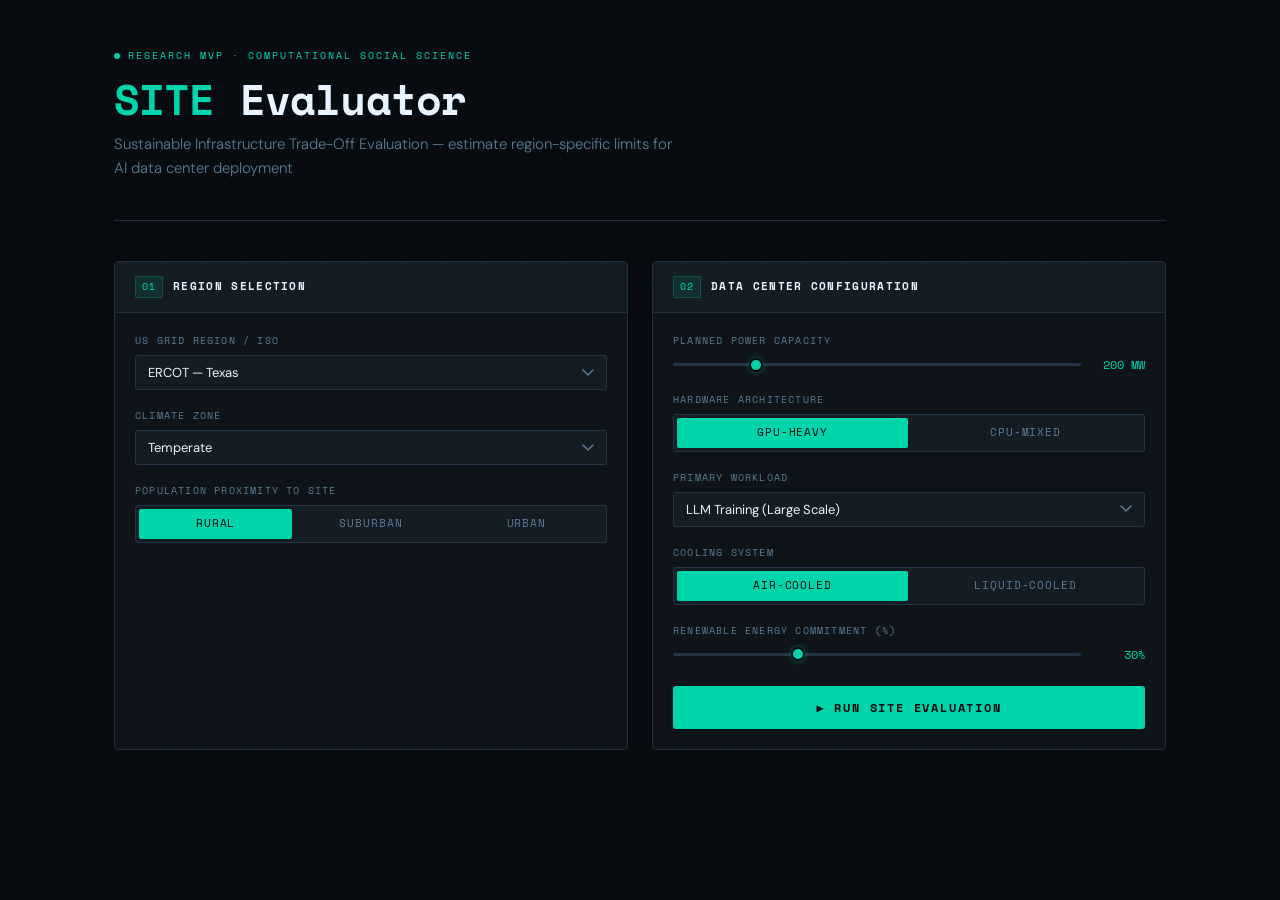
<file: SITE_demo.html>
<!DOCTYPE html>
<html lang="en">
<head>
<meta charset="UTF-8">
<meta name="viewport" content="width=device-width, initial-scale=1.0">
<title>SITE — Sustainable Infrastructure Trade-Off Evaluation</title>
<link href="https://fonts.googleapis.com/css2?family=Space+Mono:wght@400;700&family=DM+Sans:wght@300;400;500;600&display=swap" rel="stylesheet">
<style>
  :root {
    --bg: #080c10;
    --surface: #0e1419;
    --surface2: #141c24;
    --border: #1e2d3d;
    --border2: #243447;
    --text: #c8d8e8;
    --text-dim: #5a7a94;
    --text-bright: #e8f4ff;
    --accent: #00d4aa;
    --accent2: #0096ff;
    --warn: #ffb347;
    --danger: #ff4d6d;
    --mono: 'Space Mono', monospace;
    --sans: 'DM Sans', sans-serif;
  }

  * { box-sizing: border-box; margin: 0; padding: 0; }

  body {
    background: var(--bg);
    color: var(--text);
    font-family: var(--sans);
    min-height: 100vh;
    font-size: 14px;
    line-height: 1.6;
  }

  /* Subtle grid texture */
  body::before {
    content: '';
    position: fixed;
    inset: 0;
    background-image:
      linear-gradient(rgba(0,212,170,0.03) 1px, transparent 1px),
      linear-gradient(90deg, rgba(0,212,170,0.03) 1px, transparent 1px);
    background-size: 40px 40px;
    pointer-events: none;
    z-index: 0;
  }

  .container {
    position: relative;
    z-index: 1;
    max-width: 1100px;
    margin: 0 auto;
    padding: 0 24px 80px;
  }

  /* HEADER */
  header {
    padding: 48px 0 40px;
    border-bottom: 1px solid var(--border);
    margin-bottom: 40px;
  }

  .header-tag {
    font-family: var(--mono);
    font-size: 10px;
    letter-spacing: 0.2em;
    color: var(--accent);
    text-transform: uppercase;
    margin-bottom: 12px;
    display: flex;
    align-items: center;
    gap: 8px;
  }
  .header-tag::before {
    content: '';
    display: inline-block;
    width: 6px; height: 6px;
    background: var(--accent);
    border-radius: 50%;
    animation: pulse 2s ease-in-out infinite;
  }
  @keyframes pulse {
    0%,100% { opacity: 1; transform: scale(1); }
    50% { opacity: 0.4; transform: scale(0.8); }
  }

  h1 {
    font-family: var(--mono);
    font-size: clamp(26px, 4vw, 42px);
    font-weight: 700;
    color: var(--text-bright);
    letter-spacing: -0.02em;
    line-height: 1.1;
    margin-bottom: 10px;
  }
  h1 span { color: var(--accent); }

  .subtitle {
    color: var(--text-dim);
    font-size: 15px;
    font-weight: 300;
    max-width: 560px;
  }

  /* LAYOUT */
  .layout {
    display: grid;
    grid-template-columns: 1fr 1fr;
    gap: 24px;
  }

  @media (max-width: 780px) {
    .layout { grid-template-columns: 1fr; }
  }

  /* PANELS */
  .panel {
    background: var(--surface);
    border: 1px solid var(--border);
    border-radius: 4px;
    overflow: hidden;
  }

  .panel-header {
    padding: 14px 20px;
    background: var(--surface2);
    border-bottom: 1px solid var(--border);
    display: flex;
    align-items: center;
    gap: 10px;
  }

  .panel-num {
    font-family: var(--mono);
    font-size: 10px;
    color: var(--accent);
    background: rgba(0,212,170,0.1);
    border: 1px solid rgba(0,212,170,0.2);
    border-radius: 2px;
    padding: 2px 6px;
    letter-spacing: 0.1em;
  }

  .panel-title {
    font-family: var(--mono);
    font-size: 11px;
    font-weight: 700;
    letter-spacing: 0.12em;
    color: var(--text-bright);
    text-transform: uppercase;
  }

  .panel-body {
    padding: 20px;
  }

  /* FORM ELEMENTS */
  .field {
    margin-bottom: 18px;
  }

  label {
    display: block;
    font-family: var(--mono);
    font-size: 10px;
    letter-spacing: 0.12em;
    text-transform: uppercase;
    color: var(--text-dim);
    margin-bottom: 6px;
  }

  select, input[type="range"] {
    width: 100%;
  }

  select {
    background: var(--surface2);
    border: 1px solid var(--border2);
    color: var(--text-bright);
    font-family: var(--sans);
    font-size: 13px;
    padding: 8px 12px;
    border-radius: 3px;
    appearance: none;
    cursor: pointer;
    transition: border-color 0.15s;
    background-image: url("data:image/svg+xml,%3Csvg xmlns='http://www.w3.org/2000/svg' width='12' height='8' viewBox='0 0 12 8'%3E%3Cpath d='M1 1l5 5 5-5' stroke='%235a7a94' stroke-width='1.5' fill='none' stroke-linecap='round'/%3E%3C/svg%3E");
    background-repeat: no-repeat;
    background-position: right 12px center;
    padding-right: 32px;
  }
  select:hover { border-color: var(--accent); }
  select:focus { outline: none; border-color: var(--accent); box-shadow: 0 0 0 2px rgba(0,212,170,0.1); }
  select option { background: #141c24; }

  .range-wrap {
    display: flex;
    align-items: center;
    gap: 12px;
  }

  input[type="range"] {
    -webkit-appearance: none;
    height: 3px;
    background: var(--border2);
    border-radius: 2px;
    flex: 1;
  }
  input[type="range"]::-webkit-slider-thumb {
    -webkit-appearance: none;
    width: 14px; height: 14px;
    border-radius: 50%;
    background: var(--accent);
    cursor: pointer;
    border: 2px solid var(--bg);
    box-shadow: 0 0 6px rgba(0,212,170,0.4);
  }

  .range-val {
    font-family: var(--mono);
    font-size: 12px;
    color: var(--accent);
    min-width: 52px;
    text-align: right;
  }

  /* RADIO TOGGLE */
  .toggle-group {
    display: flex;
    gap: 2px;
    background: var(--surface2);
    border: 1px solid var(--border2);
    border-radius: 3px;
    padding: 3px;
  }
  .toggle-group input { display: none; }
  .toggle-group label {
    flex: 1;
    text-align: center;
    padding: 6px 10px;
    border-radius: 2px;
    cursor: pointer;
    font-size: 11px;
    font-family: var(--mono);
    letter-spacing: 0.08em;
    color: var(--text-dim);
    transition: all 0.15s;
    margin: 0;
    text-transform: uppercase;
  }
  .toggle-group input:checked + label {
    background: var(--accent);
    color: var(--bg);
  }

  /* RUN BUTTON */
  .run-btn {
    width: 100%;
    margin-top: 4px;
    padding: 13px;
    background: var(--accent);
    color: var(--bg);
    border: none;
    border-radius: 3px;
    font-family: var(--mono);
    font-size: 12px;
    font-weight: 700;
    letter-spacing: 0.15em;
    text-transform: uppercase;
    cursor: pointer;
    transition: all 0.2s;
    position: relative;
    overflow: hidden;
  }
  .run-btn:hover {
    background: #00ffe6;
    box-shadow: 0 0 24px rgba(0,212,170,0.3);
  }
  .run-btn:active { transform: scale(0.99); }

  /* OUTPUT PANEL */
  .output-panel {
    grid-column: 1 / -1;
    display: none;
  }
  .output-panel.visible { display: block; }

  /* FEASIBILITY ROW */
  .feasibility-row {
    display: grid;
    grid-template-columns: repeat(3, 1fr);
    gap: 12px;
    margin-bottom: 24px;
  }
  @media (max-width: 600px) {
    .feasibility-row { grid-template-columns: 1fr; }
  }

  .constraint-card {
    background: var(--surface2);
    border: 1px solid var(--border2);
    border-radius: 3px;
    padding: 14px 16px;
    display: flex;
    flex-direction: column;
    gap: 6px;
    position: relative;
    overflow: hidden;
  }
  .constraint-card::before {
    content: '';
    position: absolute;
    left: 0; top: 0; bottom: 0;
    width: 3px;
  }
  .constraint-card.pass::before { background: var(--accent); }
  .constraint-card.warn::before { background: var(--warn); }
  .constraint-card.fail::before { background: var(--danger); }

  .constraint-name {
    font-family: var(--mono);
    font-size: 9px;
    letter-spacing: 0.15em;
    text-transform: uppercase;
    color: var(--text-dim);
  }
  .constraint-status {
    font-family: var(--mono);
    font-size: 13px;
    font-weight: 700;
  }
  .pass .constraint-status { color: var(--accent); }
  .warn .constraint-status { color: var(--warn); }
  .fail .constraint-status { color: var(--danger); }

  .constraint-detail {
    font-size: 11px;
    color: var(--text-dim);
    line-height: 1.4;
  }

  /* INFEASIBLE BANNER */
  .infeasible-banner {
    background: rgba(255,77,109,0.08);
    border: 1px solid rgba(255,77,109,0.3);
    border-radius: 3px;
    padding: 14px 18px;
    font-family: var(--mono);
    font-size: 12px;
    color: var(--danger);
    letter-spacing: 0.05em;
    margin-bottom: 24px;
    display: none;
  }
  .infeasible-banner.visible { display: block; }

  /* OBJECTIVES */
  .objectives-grid {
    display: grid;
    grid-template-columns: repeat(2, 1fr);
    gap: 12px;
    margin-bottom: 24px;
  }
  @media (max-width: 600px) {
    .objectives-grid { grid-template-columns: 1fr; }
  }

  .objective-card {
    background: var(--surface2);
    border: 1px solid var(--border2);
    border-radius: 3px;
    padding: 16px;
  }

  .obj-header {
    display: flex;
    justify-content: space-between;
    align-items: flex-start;
    margin-bottom: 10px;
  }

  .obj-name {
    font-family: var(--mono);
    font-size: 9px;
    letter-spacing: 0.15em;
    text-transform: uppercase;
    color: var(--text-dim);
  }

  .obj-score {
    font-family: var(--mono);
    font-size: 13px;
    font-weight: 700;
  }

  .obj-bar-bg {
    height: 4px;
    background: var(--border);
    border-radius: 2px;
    margin-bottom: 8px;
    overflow: hidden;
  }
  .obj-bar {
    height: 100%;
    border-radius: 2px;
    transition: width 0.8s cubic-bezier(0.4,0,0.2,1);
  }

  .obj-detail {
    font-size: 11px;
    color: var(--text-dim);
    line-height: 1.4;
  }

  /* PARETO / RISK SCORE */
  .risk-row {
    display: grid;
    grid-template-columns: 1fr 280px;
    gap: 16px;
  }
  @media (max-width: 700px) {
    .risk-row { grid-template-columns: 1fr; }
  }

  .risk-card {
    background: var(--surface2);
    border: 1px solid var(--border2);
    border-radius: 3px;
    padding: 18px;
  }

  .risk-score-display {
    display: flex;
    align-items: center;
    gap: 18px;
    margin-bottom: 14px;
  }

  .risk-number {
    font-family: var(--mono);
    font-size: 52px;
    font-weight: 700;
    line-height: 1;
  }

  .risk-label-stack { display: flex; flex-direction: column; gap: 4px; }
  .risk-label {
    font-family: var(--mono);
    font-size: 10px;
    letter-spacing: 0.15em;
    text-transform: uppercase;
    color: var(--text-dim);
  }
  .risk-verdict {
    font-family: var(--mono);
    font-size: 14px;
    font-weight: 700;
  }

  .risk-summary {
    font-size: 12px;
    color: var(--text-dim);
    line-height: 1.6;
  }

  .radar-wrap {
    display: flex;
    align-items: center;
    justify-content: center;
    padding: 10px;
  }

  /* PARETO NOTE */
  .pareto-note {
    margin-top: 16px;
    padding: 12px 16px;
    background: rgba(0,150,255,0.06);
    border: 1px solid rgba(0,150,255,0.2);
    border-radius: 3px;
    font-size: 11px;
    color: var(--text-dim);
    line-height: 1.6;
  }
  .pareto-note strong {
    color: var(--accent2);
    font-family: var(--mono);
    font-size: 10px;
    letter-spacing: 0.1em;
    text-transform: uppercase;
  }

  /* CAPACITY ENVELOPE */
  .envelope-bar-wrap {
    margin-top: 10px;
  }
  .envelope-label-row {
    display: flex;
    justify-content: space-between;
    font-family: var(--mono);
    font-size: 10px;
    color: var(--text-dim);
    margin-bottom: 6px;
  }
  .envelope-track {
    height: 12px;
    background: var(--border);
    border-radius: 6px;
    position: relative;
    overflow: hidden;
  }
  .envelope-fill {
    height: 100%;
    border-radius: 6px;
    transition: width 1s cubic-bezier(0.4,0,0.2,1);
  }
  .envelope-marker {
    position: absolute;
    top: 0; bottom: 0;
    width: 2px;
    background: var(--warn);
  }
  .envelope-marker-label {
    font-family: var(--mono);
    font-size: 9px;
    color: var(--warn);
    margin-top: 6px;
    text-align: center;
  }
</style>
</head>
<body>
<div class="container">

  <header>
    <div class="header-tag">Research MVP · Computational Social Science</div>
    <h1><span>SITE</span> Evaluator</h1>
    <p class="subtitle">Sustainable Infrastructure Trade-Off Evaluation — estimate region-specific limits for AI data center deployment</p>
  </header>

  <div class="layout">

    <!-- INPUT PANEL 1: REGION -->
    <div class="panel">
      <div class="panel-header">
        <span class="panel-num">01</span>
        <span class="panel-title">Region Selection</span>
      </div>
      <div class="panel-body">
        <div class="field">
          <label>US Grid Region / ISO</label>
          <select id="region">
            <option value="ercot">ERCOT — Texas</option>
            <option value="pjm">PJM — Mid-Atlantic / Midwest</option>
            <option value="wecc_wa">WECC — Pacific Northwest (WA/OR)</option>
            <option value="wecc_ca">CAISO — California</option>
            <option value="miso">MISO — Central US</option>
            <option value="spp">SPP — Great Plains</option>
            <option value="isone">ISO-NE — New England</option>
            <option value="nyiso">NYISO — New York</option>
            <option value="serc">SERC — Southeast</option>
          </select>
        </div>
        <div class="field">
          <label>Climate Zone</label>
          <select id="climate">
            <option value="hot_humid">Hot & Humid</option>
            <option value="hot_dry">Hot & Dry (Arid)</option>
            <option value="temperate" selected>Temperate</option>
            <option value="cold">Cold / Northern</option>
          </select>
        </div>
        <div class="field">
          <label>Population Proximity to Site</label>
          <div class="toggle-group">
            <input type="radio" name="proximity" id="prox_low" value="low" checked>
            <label for="prox_low">Rural</label>
            <input type="radio" name="proximity" id="prox_med" value="medium">
            <label for="prox_med">Suburban</label>
            <input type="radio" name="proximity" id="prox_high" value="high">
            <label for="prox_high">Urban</label>
          </div>
        </div>
      </div>
    </div>

    <!-- INPUT PANEL 2: DATA CENTER CONFIG -->
    <div class="panel">
      <div class="panel-header">
        <span class="panel-num">02</span>
        <span class="panel-title">Data Center Configuration</span>
      </div>
      <div class="panel-body">
        <div class="field">
          <label>Planned Power Capacity</label>
          <div class="range-wrap">
            <input type="range" id="capacity" min="10" max="1000" step="10" value="200">
            <span class="range-val" id="capacity-val">200 MW</span>
          </div>
        </div>
        <div class="field">
          <label>Hardware Architecture</label>
          <div class="toggle-group">
            <input type="radio" name="hw" id="hw_gpu" value="gpu" checked>
            <label for="hw_gpu">GPU-Heavy</label>
            <input type="radio" name="hw" id="hw_cpu" value="cpu">
            <label for="hw_cpu">CPU-Mixed</label>
          </div>
        </div>
        <div class="field">
          <label>Primary Workload</label>
          <select id="workload">
            <option value="training">LLM Training (Large Scale)</option>
            <option value="inference">Inference / Serving</option>
            <option value="image_gen">Image Generation</option>
            <option value="hpc">HPC / Mixed</option>
          </select>
        </div>
        <div class="field">
          <label>Cooling System</label>
          <div class="toggle-group">
            <input type="radio" name="cooling" id="cool_air" value="air" checked>
            <label for="cool_air">Air-Cooled</label>
            <input type="radio" name="cooling" id="cool_liq" value="liquid">
            <label for="cool_liq">Liquid-Cooled</label>
          </div>
        </div>
        <div class="field">
          <label>Renewable Energy Commitment (%)</label>
          <div class="range-wrap">
            <input type="range" id="renewable" min="0" max="100" step="5" value="30">
            <span class="range-val" id="renewable-val">30%</span>
          </div>
        </div>
        <button class="run-btn" onclick="runSITE()">▶ Run SITE Evaluation</button>
      </div>
    </div>

    <!-- OUTPUT -->
    <div class="panel output-panel" id="output">
      <div class="panel-header">
        <span class="panel-num">03</span>
        <span class="panel-title">Evaluation Results</span>
        <span id="region-label" style="margin-left:auto;font-family:var(--mono);font-size:10px;color:var(--text-dim);"></span>
      </div>
      <div class="panel-body">

        <div class="infeasible-banner" id="infeasible-banner">
          ⚠ INFEASIBLE CONFIGURATION — One or more hard constraints violated. This deployment scale cannot proceed in the selected region without remediation.
        </div>

        <!-- Hard Constraints -->
        <div style="font-family:var(--mono);font-size:9px;letter-spacing:0.15em;color:var(--text-dim);text-transform:uppercase;margin-bottom:10px;">Stage 1 — Hard Constraint Evaluation</div>
        <div class="feasibility-row" id="constraints"></div>

        <!-- Objectives -->
        <div style="font-family:var(--mono);font-size:9px;letter-spacing:0.15em;color:var(--text-dim);text-transform:uppercase;margin-bottom:10px;">Stage 2 — Multi-Objective Trade-Off Analysis</div>
        <div class="objectives-grid" id="objectives"></div>

        <!-- Risk Score + Radar -->
        <div class="risk-row">
          <div class="risk-card">
            <div class="risk-score-display">
              <div class="risk-number" id="risk-number">--</div>
              <div class="risk-label-stack">
                <span class="risk-label">SITE Risk Score / 100</span>
                <span class="risk-verdict" id="risk-verdict">—</span>
              </div>
            </div>
            <div class="risk-summary" id="risk-summary"></div>

            <!-- Capacity Envelope -->
            <div class="envelope-bar-wrap" id="envelope-wrap">
              <div style="font-family:var(--mono);font-size:9px;letter-spacing:0.15em;color:var(--text-dim);text-transform:uppercase;margin:14px 0 6px;">Sustainable Capacity Envelope</div>
              <div class="envelope-label-row">
                <span>0 MW</span>
                <span id="envelope-max-label">1000 MW</span>
              </div>
              <div class="envelope-track">
                <div class="envelope-fill" id="envelope-fill"></div>
                <div class="envelope-marker" id="envelope-marker"></div>
              </div>
              <div class="envelope-marker-label" id="envelope-marker-label"></div>
            </div>

            <div class="pareto-note" id="pareto-note"></div>
          </div>

          <div class="risk-card radar-wrap">
            <svg id="radar-svg" width="220" height="220" viewBox="0 0 220 220"></svg>
          </div>
        </div>

      </div>
    </div>

  </div>
</div>

<script>
// ── REGIONAL DATA ────────────────────────────────────────────────────────────
const REGIONS = {
  ercot:   { name:'ERCOT — Texas',           gridCapacity:85, carbonIntensity:0.42, waterStress:0.72, reliability:0.78, label:'ERCOT, TX' },
  pjm:     { name:'PJM — Mid-Atlantic',      gridCapacity:75, carbonIntensity:0.38, waterStress:0.45, reliability:0.87, label:'PJM' },
  wecc_wa: { name:'WECC — Pacific Northwest', gridCapacity:80, carbonIntensity:0.08, waterStress:0.38, reliability:0.82, label:'WECC/NW' },
  wecc_ca: { name:'CAISO — California',      gridCapacity:60, carbonIntensity:0.22, waterStress:0.82, reliability:0.74, label:'CAISO' },
  miso:    { name:'MISO — Central US',       gridCapacity:78, carbonIntensity:0.45, waterStress:0.30, reliability:0.85, label:'MISO' },
  spp:     { name:'SPP — Great Plains',      gridCapacity:82, carbonIntensity:0.40, waterStress:0.48, reliability:0.81, label:'SPP' },
  isone:   { name:'ISO-NE — New England',    gridCapacity:55, carbonIntensity:0.20, waterStress:0.22, reliability:0.89, label:'ISO-NE' },
  nyiso:   { name:'NYISO — New York',        gridCapacity:52, carbonIntensity:0.18, waterStress:0.20, reliability:0.90, label:'NYISO' },
  serc:    { name:'SERC — Southeast',        gridCapacity:80, carbonIntensity:0.48, waterStress:0.35, reliability:0.83, label:'SERC' },
};

const CLIMATE = {
  hot_humid: { coolingMult: 1.6, waterMult: 1.5 },
  hot_dry:   { coolingMult: 1.7, waterMult: 1.9 },
  temperate: { coolingMult: 1.0, waterMult: 1.0 },
  cold:      { coolingMult: 0.6, waterMult: 0.7 },
};

const WORKLOAD = {
  training:   { powerMult: 1.3, label: 'LLM Training' },
  inference:  { powerMult: 0.8, label: 'Inference' },
  image_gen:  { powerMult: 1.1, label: 'Image Generation' },
  hpc:        { powerMult: 1.0, label: 'HPC/Mixed' },
};

// ── SLIDERS ──────────────────────────────────────────────────────────────────
const capSlider = document.getElementById('capacity');
const capVal    = document.getElementById('capacity-val');
capSlider.oninput = () => capVal.textContent = capSlider.value + ' MW';

const renSlider = document.getElementById('renewable');
const renVal    = document.getElementById('renewable-val');
renSlider.oninput = () => renVal.textContent = renSlider.value + '%';

// ── MAIN EVALUATION ──────────────────────────────────────────────────────────
function runSITE() {
  const region    = REGIONS[document.getElementById('region').value];
  const climate   = CLIMATE[document.getElementById('climate').value];
  const workload  = WORKLOAD[document.getElementById('workload').value];
  const capacity  = +capSlider.value;
  const renewable = +renSlider.value / 100;
  const cooling   = document.querySelector('[name=cooling]:checked').value;
  const hw        = document.querySelector('[name=hw]:checked').value;
  const proximity = document.querySelector('[name=proximity]:checked').value;

  // Effective power demand adjusted for workload
  const effectiveMW = capacity * workload.powerMult;

  // ── HARD CONSTRAINTS ─────────────────────────────────────────────────────
  // Grid headroom: region has gridCapacity score (0–100), scale check
  const gridHeadroom = region.gridCapacity - (effectiveMW / 12);  // rough mapping
  const gridOk = gridHeadroom > 0;
  const gridStatus = gridOk ? (gridHeadroom > 20 ? 'pass' : 'warn') : 'fail';

  // Water stress: higher base stress + climate + cooling type penalty
  const coolingWaterPenalty = cooling === 'air' ? 0.05 : 0.18;
  const waterStressEffective = Math.min(1, region.waterStress * climate.waterMult + coolingWaterPenalty * (effectiveMW / 500));
  const waterOk = waterStressEffective < 0.90;
  const waterStatus = waterStressEffective < 0.60 ? 'pass' : waterStressEffective < 0.80 ? 'warn' : 'fail';

  // Energy reliability
  const reliabilityOk = region.reliability > 0.75;
  const reliabilityStatus = region.reliability > 0.85 ? 'pass' : region.reliability > 0.75 ? 'warn' : 'fail';

  const isFeasible = gridOk && waterOk && reliabilityOk;

  // ── OBJECTIVES ───────────────────────────────────────────────────────────
  // Carbon: base intensity adjusted by renewable commitment
  const effectiveCarbon = region.carbonIntensity * (1 - renewable * 0.85);
  const carbonScore = Math.min(100, Math.round(effectiveCarbon * 200)); // 0=best, 100=worst

  // Water: stress index
  const waterScore = Math.min(100, Math.round(waterStressEffective * 110));

  // Cooling demand: climate multiplier, liquid cooling is more efficient
  const coolingEff = cooling === 'liquid' ? 0.7 : 1.0;
  const pue = (climate.coolingMult * coolingEff * 0.55) + 1.0;  // PUE approx
  const coolingScore = Math.min(100, Math.round((pue - 1.0) * 140));

  // Community exposure: proximity + scale
  const proxMap = { low: 0.15, medium: 0.55, high: 0.90 };
  const exposureScore = Math.min(100, Math.round(proxMap[proximity] * 80 + (effectiveMW / 1000) * 30));

  // ── RISK SCORE ───────────────────────────────────────────────────────────
  const weights = { carbon: 0.30, water: 0.25, cooling: 0.20, exposure: 0.25 };
  let riskScore = Math.round(
    carbonScore   * weights.carbon +
    waterScore    * weights.water  +
    coolingScore  * weights.cooling +
    exposureScore * weights.exposure
  );
  if (!isFeasible) riskScore = Math.min(100, riskScore + 25);

  // Sustainable capacity: back-calculate max MW within constraints
  let sustainableMW = Math.round(capacity * (1 - riskScore / 200) * (isFeasible ? 1.0 : 0.5));
  sustainableMW = Math.max(10, Math.min(sustainableMW, 900));

  // ── RENDER ───────────────────────────────────────────────────────────────
  document.getElementById('output').style.display = 'block';
  document.getElementById('output').className = 'panel output-panel visible';
  document.getElementById('region-label').textContent = region.label + ' · ' + capacity + ' MW';

  // Infeasible banner
  const banner = document.getElementById('infeasible-banner');
  banner.classList.toggle('visible', !isFeasible);

  // Hard constraints
  document.getElementById('constraints').innerHTML = [
    {
      label: 'Grid Capacity',
      status: gridStatus,
      verdict: gridStatus === 'pass' ? 'SUFFICIENT' : gridStatus === 'warn' ? 'MARGINAL' : 'EXCEEDED',
      detail: `Reserve headroom: ${Math.max(0, Math.round(gridHeadroom))} index pts. Region rated ${region.gridCapacity}/100.`
    },
    {
      label: 'Water Availability',
      status: waterStatus,
      verdict: waterStatus === 'pass' ? 'LOW STRESS' : waterStatus === 'warn' ? 'MODERATE' : 'HIGH STRESS',
      detail: `Effective basin stress: ${Math.round(waterStressEffective*100)}%. Threshold: 90%.`
    },
    {
      label: 'Energy Reliability',
      status: reliabilityStatus,
      verdict: reliabilityStatus === 'pass' ? 'STABLE' : reliabilityStatus === 'warn' ? 'MARGINAL' : 'AT RISK',
      detail: `Grid reliability index: ${Math.round(region.reliability*100)}%. Minimum: 75%.`
    }
  ].map(c => `
    <div class="constraint-card ${c.status}">
      <div class="constraint-name">${c.label}</div>
      <div class="constraint-status">${c.verdict}</div>
      <div class="constraint-detail">${c.detail}</div>
    </div>
  `).join('');

  // Objectives
  const objectives = [
    { name: 'Carbon Emissions', score: carbonScore, detail: `Effective intensity: ${(effectiveCarbon*1000).toFixed(0)} gCO₂/kWh after ${Math.round(renewable*100)}% renewable offset.` },
    { name: 'Water Consumption', score: waterScore, detail: `Est. basin stress index: ${Math.round(waterStressEffective*100)}%. Cooling type: ${cooling === 'liquid' ? 'Liquid (efficient)' : 'Air (higher evaporation)'}.` },
    { name: 'Cooling Demand', score: coolingScore, detail: `Estimated PUE: ${pue.toFixed(2)}. Climate multiplier: ×${climate.coolingMult}.` },
    { name: 'Community Exposure', score: exposureScore, detail: `Proximity: ${proximity}. Scale factor applied to ${workload.label} workload.` },
  ];

  function scoreColor(s) {
    if (s < 35) return 'var(--accent)';
    if (s < 65) return 'var(--warn)';
    return 'var(--danger)';
  }

  document.getElementById('objectives').innerHTML = objectives.map(o => `
    <div class="objective-card">
      <div class="obj-header">
        <div class="obj-name">${o.name}</div>
        <div class="obj-score" style="color:${scoreColor(o.score)}">${o.score}/100</div>
      </div>
      <div class="obj-bar-bg">
        <div class="obj-bar" style="width:${o.score}%;background:${scoreColor(o.score)}"></div>
      </div>
      <div class="obj-detail">${o.detail}</div>
    </div>
  `).join('');

  // Risk score
  const riskEl = document.getElementById('risk-number');
  riskEl.textContent = riskScore;
  riskEl.style.color = scoreColor(riskScore);

  const verdictMap = [
    [35, 'LOW RISK — SUSTAINABLE'],
    [55, 'MODERATE RISK'],
    [75, 'HIGH RISK'],
    [101, 'CRITICAL — INFEASIBLE'],
  ];
  const verdict = verdictMap.find(([t]) => riskScore < t);
  const verdictEl = document.getElementById('risk-verdict');
  verdictEl.textContent = verdict[1];
  verdictEl.style.color = scoreColor(riskScore);

  // Summary
  const summaries = [];
  if (carbonScore > 60) summaries.push('Carbon intensity is a significant concern; increase renewable procurement.');
  if (waterScore > 60) summaries.push('Water stress is elevated — consider liquid cooling efficiency gains or alternative siting.');
  if (coolingScore > 60) summaries.push('Cooling load is high; liquid-cooled infrastructure or cooler-climate siting would reduce demand.');
  if (exposureScore > 60) summaries.push('Community exposure warrants environmental justice review before permitting.');
  if (isFeasible && riskScore < 40) summaries.push('This configuration appears viable within regional constraints.');
  document.getElementById('risk-summary').textContent = summaries.join(' ') || 'Evaluate individual objective scores for targeted mitigation.';

  // Capacity envelope bar
  const maxMW = 1000;
  const fillPct  = Math.round((sustainableMW / maxMW) * 100);
  const markerPct = Math.round((capacity / maxMW) * 100);
  document.getElementById('envelope-fill').style.width = fillPct + '%';
  document.getElementById('envelope-fill').style.background = scoreColor(riskScore);
  document.getElementById('envelope-marker').style.left = markerPct + '%';
  document.getElementById('envelope-marker-label').textContent = `▲ Proposed: ${capacity} MW  |  Est. sustainable ceiling: ~${sustainableMW} MW`;
  document.getElementById('envelope-max-label').textContent = maxMW + ' MW';

  // Pareto note
  document.getElementById('pareto-note').innerHTML = `<strong>Pareto Frontier</strong> — No single region dominates across all four objectives. ${region.carbonIntensity < 0.15 ? region.label + ' offers low carbon intensity but may face grid or water constraints at this scale.' : region.waterStress < 0.35 ? region.label + ' has favorable water availability; carbon intensity is the primary trade-off.' : 'Trade-offs between carbon, water, and community exposure require explicit governance decisions.'}`;

  // Radar chart
  drawRadar([carbonScore, waterScore, coolingScore, exposureScore, Math.round(region.reliability * 100)],
    ['Carbon', 'Water', 'Cooling', 'Exposure', 'Reliability']);

  // Smooth scroll
  setTimeout(() => document.getElementById('output').scrollIntoView({ behavior:'smooth', block:'start' }), 50);
}

// ── RADAR CHART ──────────────────────────────────────────────────────────────
function drawRadar(scores, labels) {
  const svg = document.getElementById('radar-svg');
  const cx = 110, cy = 110, r = 80;
  const n = scores.length;
  const angle = i => (Math.PI * 2 * i / n) - Math.PI / 2;

  function pt(i, radius) {
    return [cx + radius * Math.cos(angle(i)), cy + radius * Math.sin(angle(i))];
  }

  // Background rings
  let html = '';
  [0.25, 0.5, 0.75, 1].forEach(frac => {
    const pts = Array.from({length:n}, (_,i) => pt(i, r*frac).join(',')).join(' ');
    html += `<polygon points="${pts}" fill="none" stroke="rgba(30,45,61,1)" stroke-width="1"/>`;
  });

  // Axes
  for (let i = 0; i < n; i++) {
    const [x,y] = pt(i, r);
    html += `<line x1="${cx}" y1="${cy}" x2="${x}" y2="${y}" stroke="rgba(30,45,61,1.5)" stroke-width="1"/>`;
  }

  // Data polygon
  const dataPts = scores.map((s, i) => pt(i, r * (s/100)).join(',')).join(' ');
  html += `<polygon points="${dataPts}" fill="rgba(0,212,170,0.15)" stroke="var(--accent)" stroke-width="1.5"/>`;

  // Dots
  scores.forEach((s, i) => {
    const [x,y] = pt(i, r * (s/100));
    html += `<circle cx="${x}" cy="${y}" r="3.5" fill="var(--accent)" stroke="var(--bg)" stroke-width="1.5"/>`;
  });

  // Labels
  labels.forEach((lbl, i) => {
    const [x,y] = pt(i, r + 18);
    const anchor = x < cx - 5 ? 'end' : x > cx + 5 ? 'start' : 'middle';
    html += `<text x="${x}" y="${y}" text-anchor="${anchor}" dominant-baseline="middle" fill="#5a7a94" font-family="Space Mono" font-size="8" letter-spacing="0.05em">${lbl.toUpperCase()}</text>`;
  });

  svg.innerHTML = html;
}
</script>
</body>
</html>
</file>
